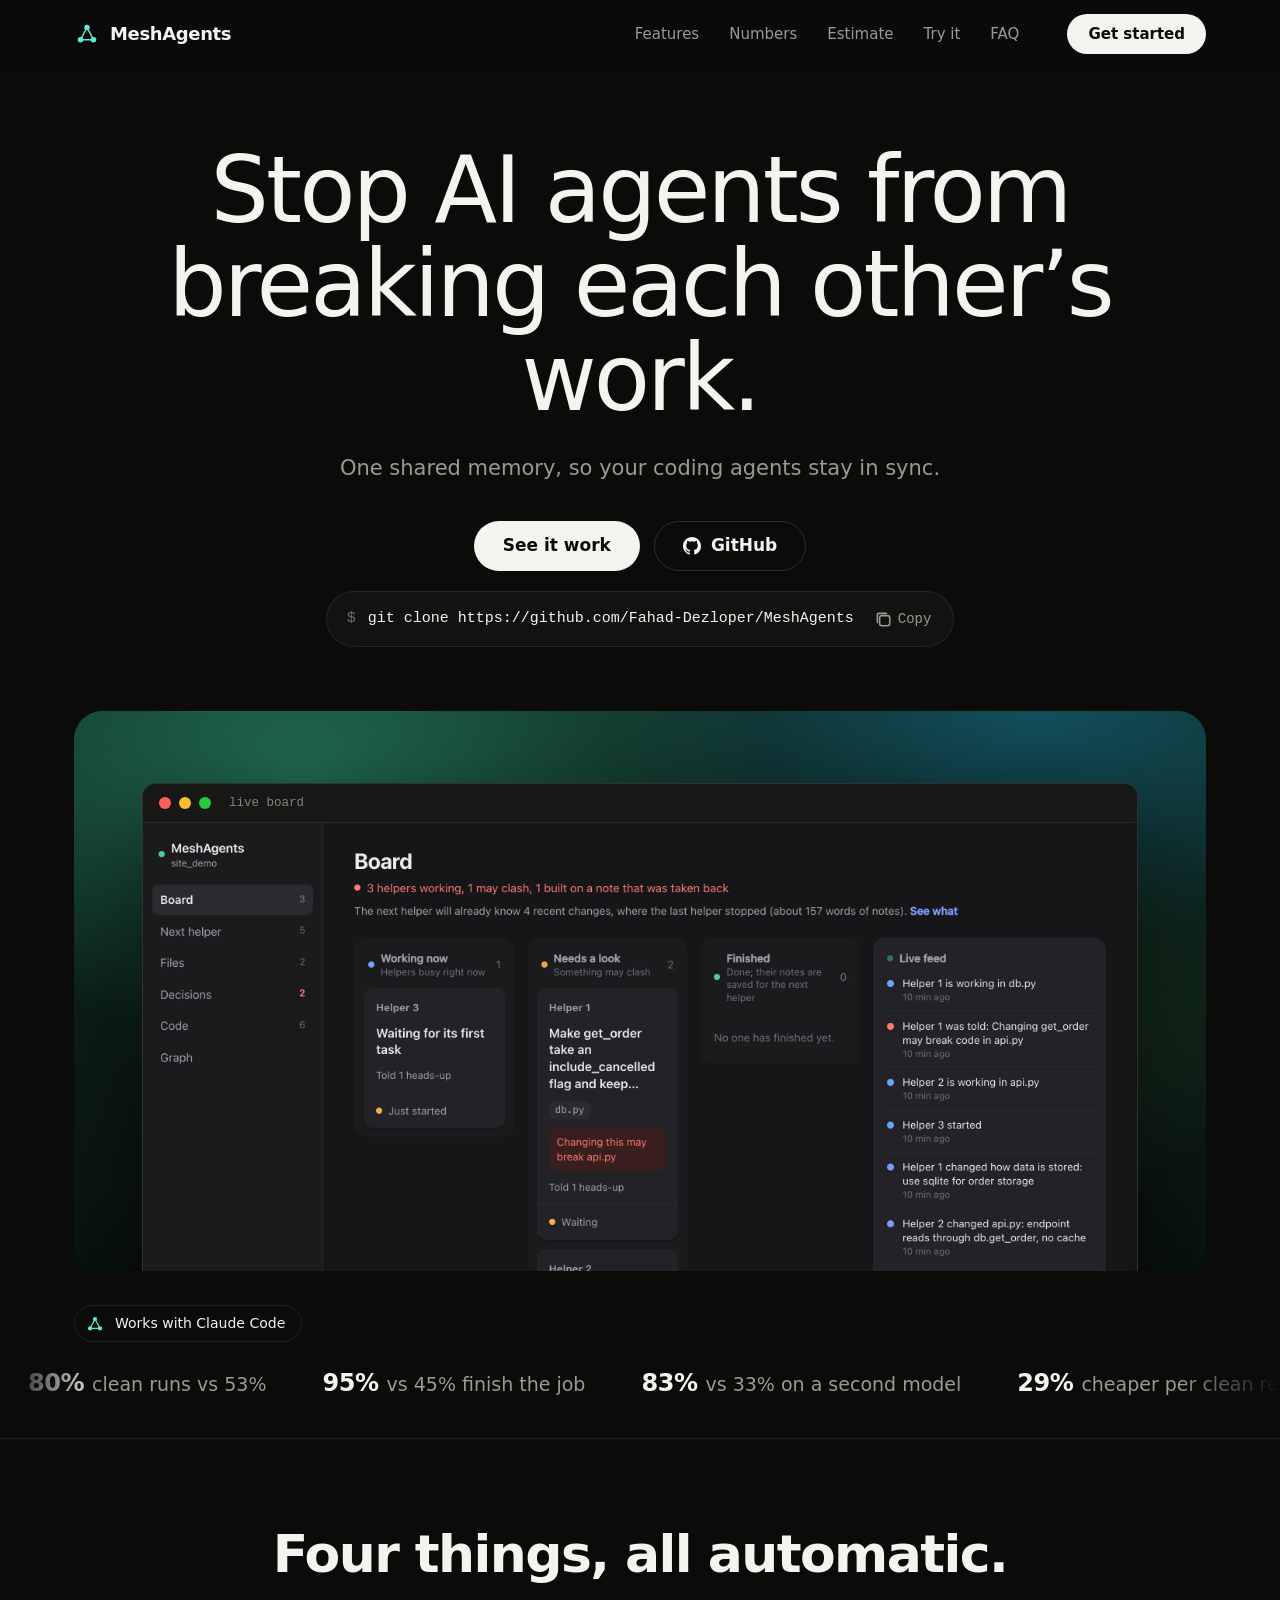
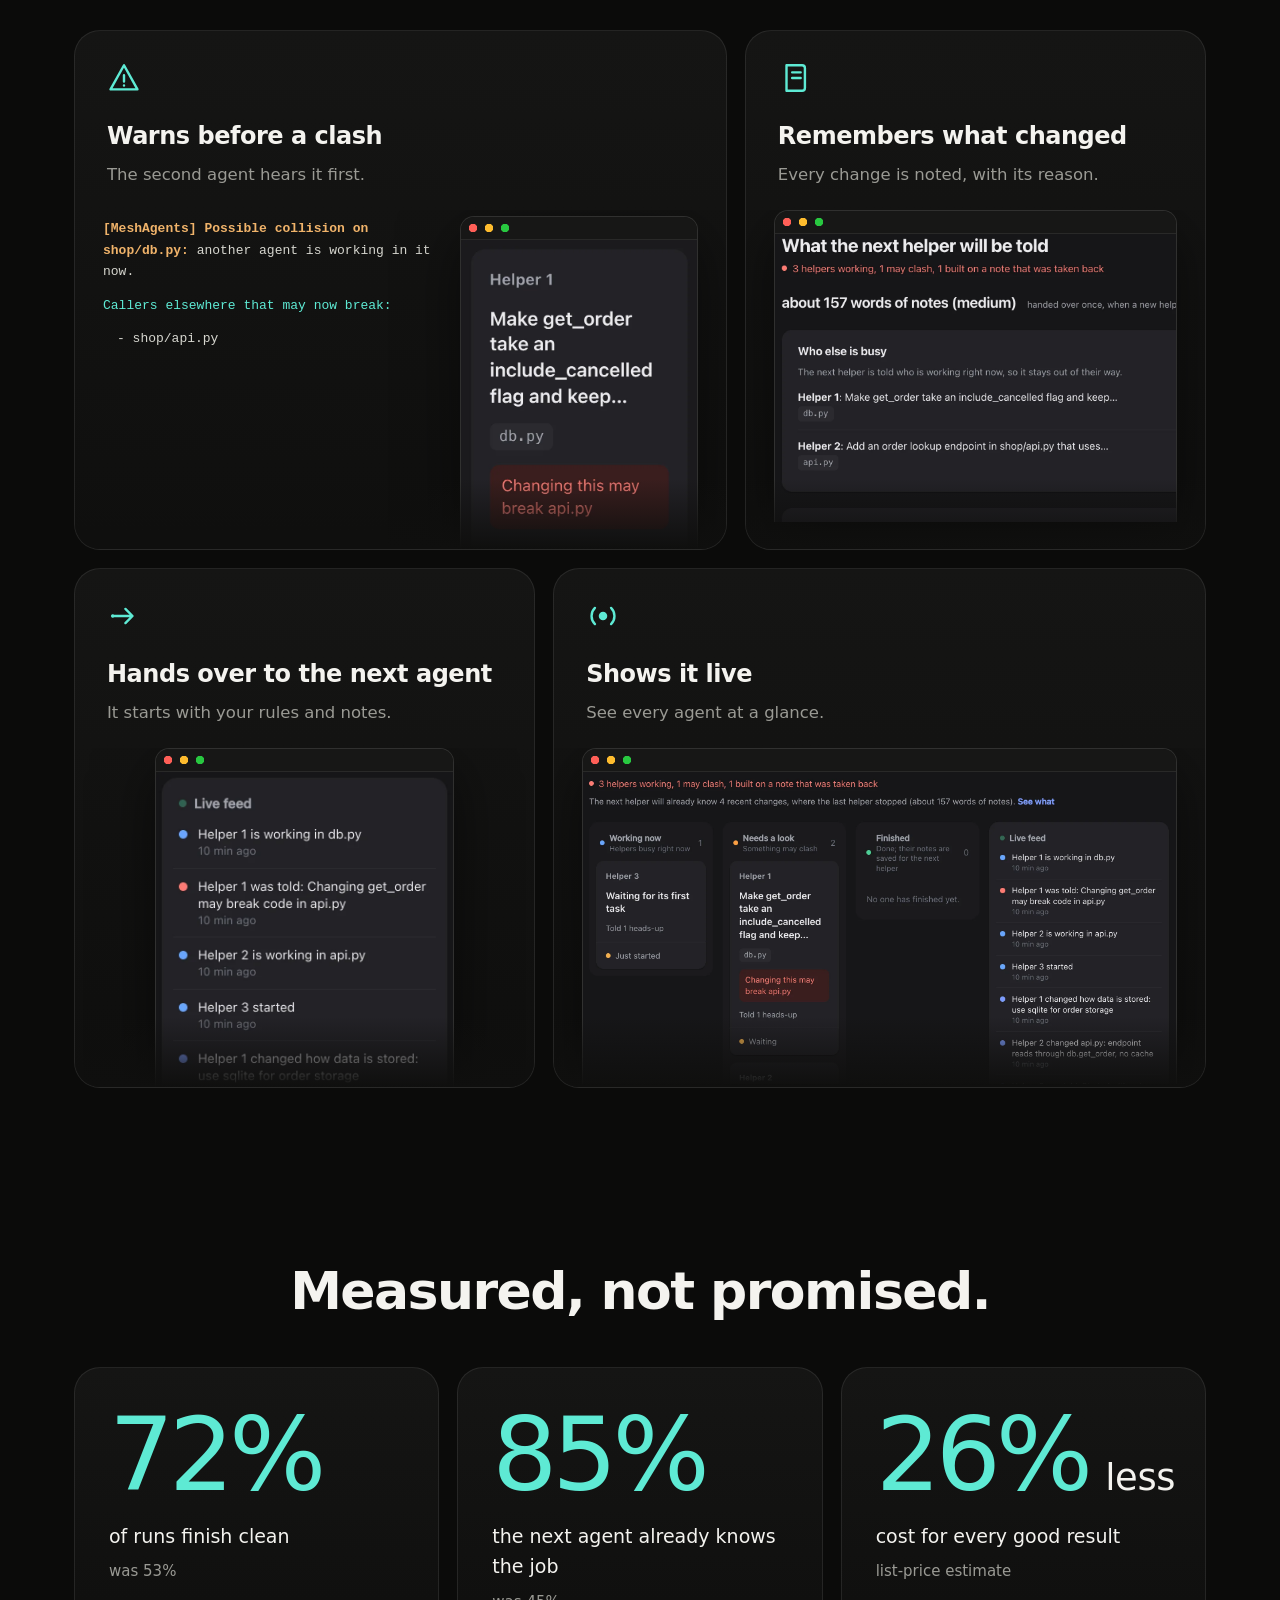
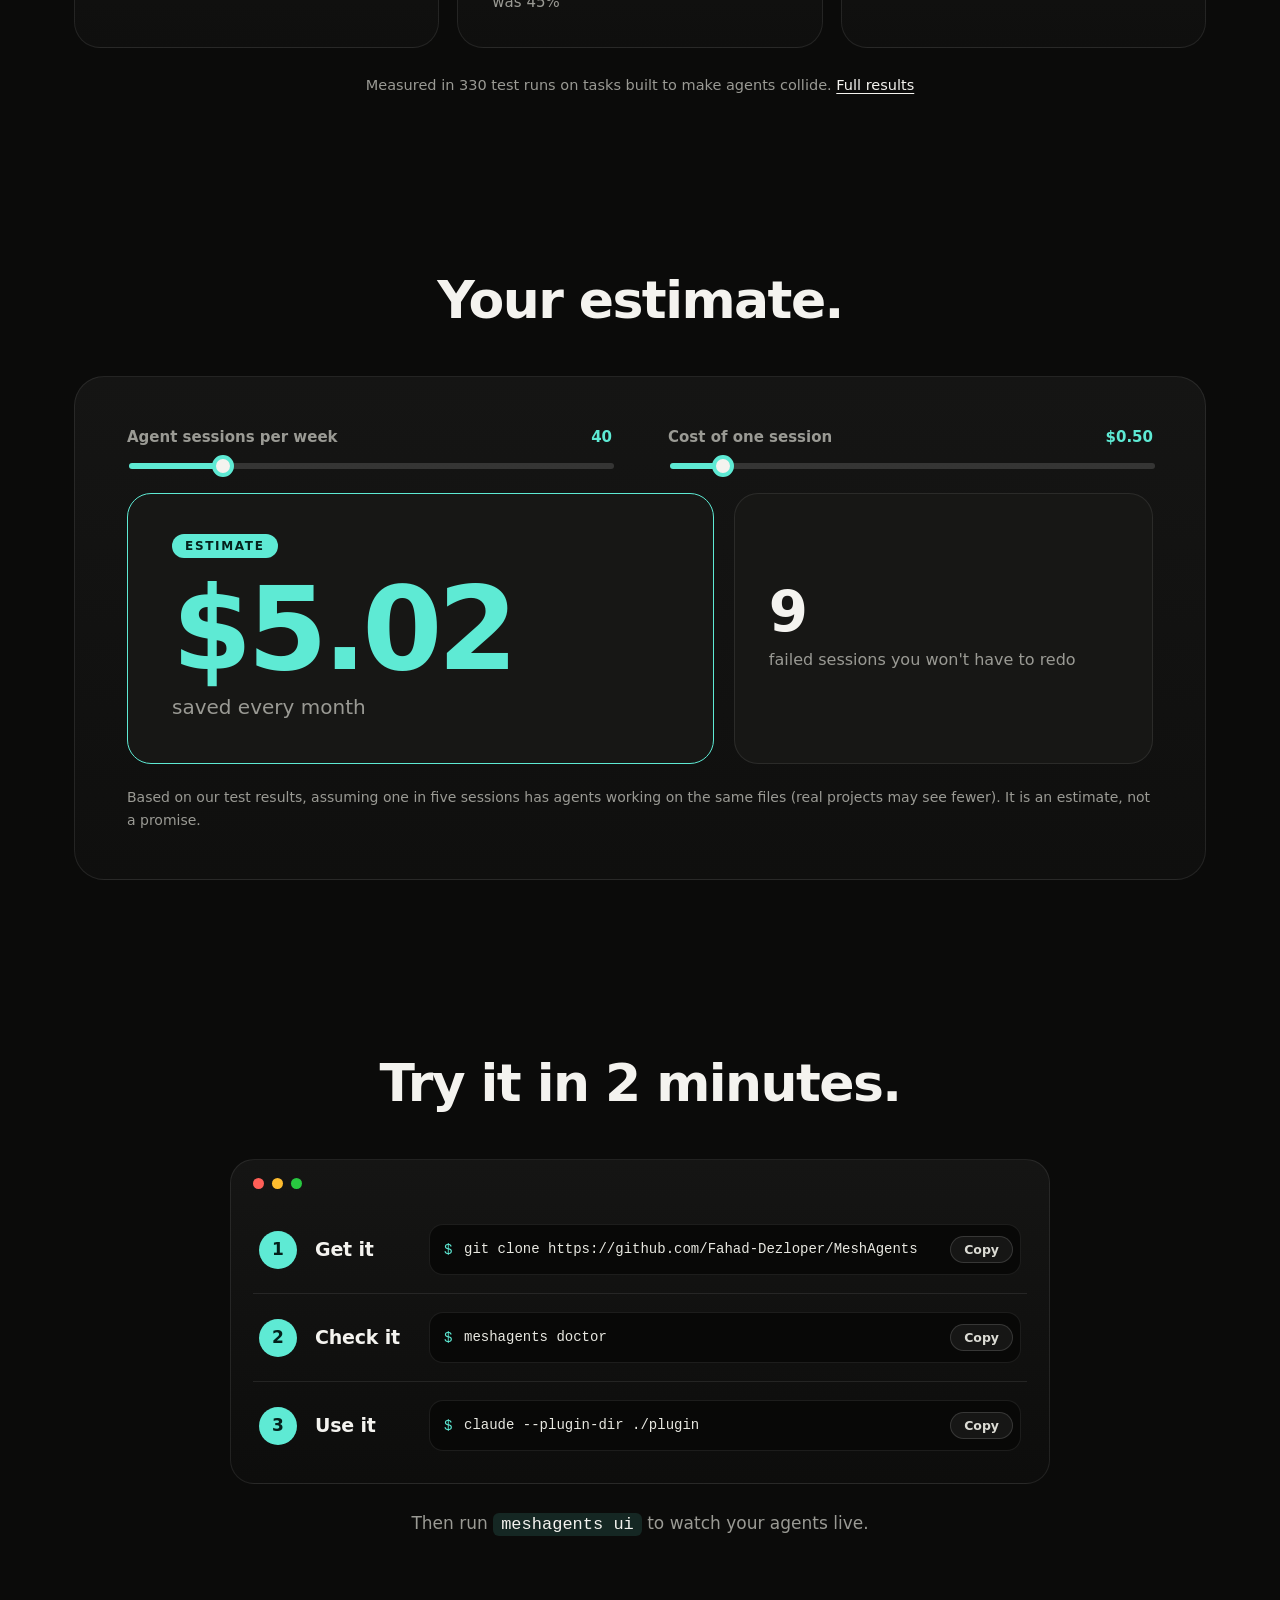
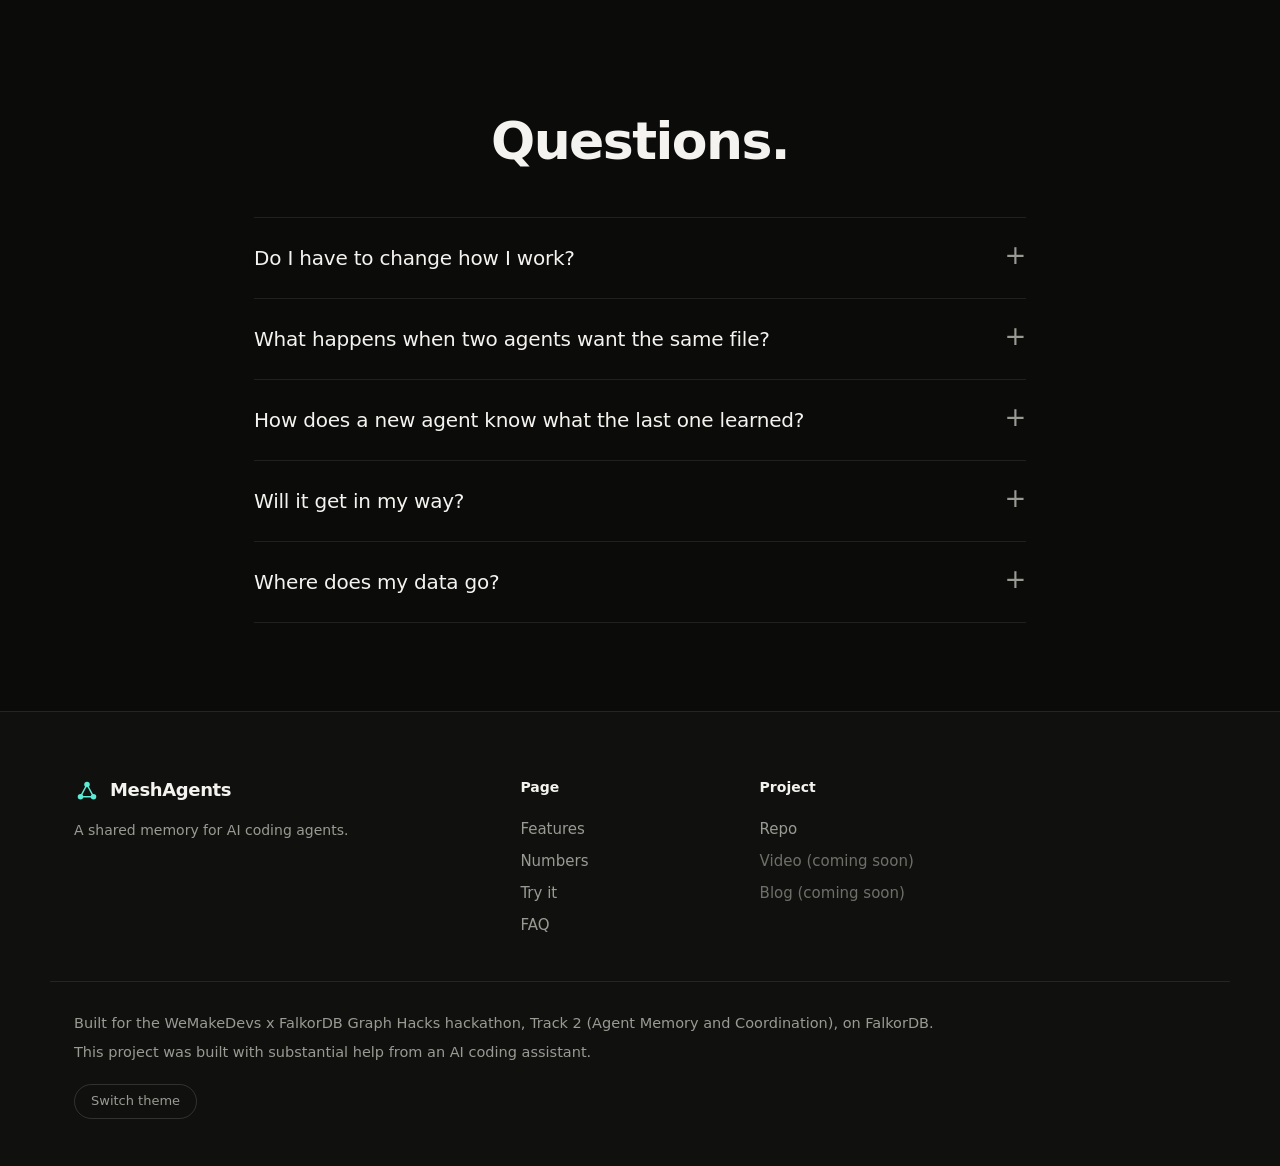
<file: site/index.html>
<!doctype html>
<html lang="en" data-theme="dark">
<head>
<meta charset="utf-8">
<meta name="viewport" content="width=device-width, initial-scale=1">
<title>A shared memory for AI coding agents</title>
<meta name="description" content="A shared notebook for AI coding agents working on the same project. They warn each other before clashing, remember what changed and why, and hand notes to the next session.">
<meta name="color-scheme" content="dark light">
<link rel="icon" href="data:image/svg+xml,%3Csvg xmlns='http://www.w3.org/2000/svg' viewBox='0 0 32 32'%3E%3Crect width='32' height='32' rx='8' fill='%230b0b0a'/%3E%3Cpath d='M9 22 16 9l7 13M9 22h14' fill='none' stroke='%235eead4' stroke-width='2'/%3E%3Ccircle cx='9' cy='22' r='3' fill='%235eead4'/%3E%3Ccircle cx='16' cy='9' r='3' fill='%235eead4'/%3E%3Ccircle cx='23' cy='22' r='3' fill='%235eead4'/%3E%3C/svg%3E">
<link rel="stylesheet" href="style.css">
<script>try{var t=localStorage.getItem("theme");if(t)document.documentElement.setAttribute("data-theme",t)}catch(e){}</script>
</head>
<body>
<a class="skip" href="#main">Skip to content</a>
<svg width="0" height="0" style="position:absolute" aria-hidden="true">
  <symbol id="mark" viewBox="0 0 32 32">
    <path d="M8 23 16 8l8 15M8 23h16" fill="none" stroke="currentColor" stroke-width="1.8" stroke-linejoin="round"/>
    <circle cx="8" cy="23" r="3.4" fill="currentColor"/><circle cx="16" cy="8" r="3.4" fill="currentColor"/><circle cx="24" cy="23" r="3.4" fill="currentColor"/>
  </symbol>
  <symbol id="gh" viewBox="0 0 16 16"><path fill="currentColor" d="M8 0C3.58 0 0 3.58 0 8c0 3.54 2.29 6.53 5.47 7.59.4.07.55-.17.55-.38 0-.19-.01-.82-.01-1.49-2.01.37-2.53-.49-2.69-.94-.09-.23-.48-.94-.82-1.13-.28-.15-.68-.52-.01-.53.63-.01 1.08.58 1.23.82.72 1.21 1.87.87 2.33.66.07-.52.28-.87.51-1.07-1.78-.2-3.64-.89-3.64-3.95 0-.87.31-1.59.82-2.15-.08-.2-.36-1.02.08-2.12 0 0 .67-.21 2.2.82a7.6 7.6 0 0 1 4 0c1.53-1.04 2.2-.82 2.2-.82.44 1.1.16 1.92.08 2.12.51.56.82 1.27.82 2.15 0 3.07-1.87 3.75-3.65 3.95.29.25.54.73.54 1.48 0 1.07-.01 1.93-.01 2.2 0 .21.15.46.55.38A8.01 8.01 0 0 0 16 8c0-4.42-3.58-8-8-8Z"/></symbol>
  <symbol id="cp" viewBox="0 0 16 16"><rect x="5" y="5" width="9" height="9" rx="2" fill="none" stroke="currentColor" stroke-width="1.4"/><path d="M3 11V4a1 1 0 0 1 1-1h7" fill="none" stroke="currentColor" stroke-width="1.4" stroke-linecap="round"/></symbol>
  <symbol id="i-warn" viewBox="0 0 24 24"><path d="M12 3 2.5 20h19L12 3Z M12 10v4.5 M12 17.2v.1" fill="none" stroke="currentColor" stroke-width="1.7" stroke-linecap="round" stroke-linejoin="round"/></symbol>
  <symbol id="i-mem" viewBox="0 0 24 24"><path d="M6 3h11a2 2 0 0 1 2 2v14a2 2 0 0 1-2 2H6V3Z M6 3v18 M10 8h6 M10 12h6" fill="none" stroke="currentColor" stroke-width="1.7" stroke-linecap="round" stroke-linejoin="round"/></symbol>
  <symbol id="i-hand" viewBox="0 0 24 24"><path d="M4 12h13 M13 7l5 5-5 5" fill="none" stroke="currentColor" stroke-width="1.7" stroke-linecap="round" stroke-linejoin="round"/><circle cx="4" cy="12" r="1.2" fill="currentColor"/></symbol>
  <symbol id="i-live" viewBox="0 0 24 24"><circle cx="12" cy="12" r="3" fill="currentColor"/><path d="M6.3 6.3a8 8 0 0 0 0 11.4 M17.7 6.3a8 8 0 0 1 0 11.4" fill="none" stroke="currentColor" stroke-width="1.7" stroke-linecap="round"/></symbol>
</svg>

<header class="nav">
  <div class="wrap nav-in">
    <a class="brand" href="#top" aria-label="Home"><svg class="logo" aria-hidden="true"><use href="#mark"/></svg><span data-name></span></a>
    <nav aria-label="Main">
      <a href="#features">Features</a><a href="#numbers">Numbers</a><a href="#estimate">Estimate</a><a href="#try">Try it</a><a href="#faq">FAQ</a>
    </nav>
    <a class="pill white sm" href="#try">Get started</a>
  </div>
</header>

<main id="main">
<section class="hero" id="top">
  <div class="wrap center">
    <h1>Stop AI agents from<br>breaking each other’s work.</h1>
    <p class="hero-sub">One shared memory, so your coding agents stay in sync.</p>
    <div class="cta">
      <a class="pill white" href="#features">See it work</a>
      <a class="pill line" data-repo href="#"><svg class="ic" aria-hidden="true"><use href="#gh"/></svg>GitHub</a>
      <a class="pill line" data-video href="#" hidden>Watch the 1-minute demo</a>
    </div>
    <div class="cmd-pill" id="hero-cmd"><span class="pr">$</span><code></code><button type="button" class="cp-btn" aria-label="Copy command"><svg class="ic" aria-hidden="true"><use href="#cp"/></svg><span>Copy</span></button></div>
  </div>
  <div class="wrap stage-wrap">
    <div class="stage">
      <div class="win hero-win">
        <div class="win-bar"><i class="r"></i><i class="y"></i><i class="g"></i><span>live board</span></div>
        <img src="assets/hero.webp" alt="The live board: three agents, a warning badge, and the live feed" width="2560" height="1600">
      </div>
    </div>
  </div>
</section>

<section class="marq-sec" aria-label="Proof numbers from our own tests">
  <div class="wrap marq-head"><span class="badge-cc"><svg class="logo" aria-hidden="true"><use href="#mark"/></svg>Works with Claude Code</span></div>
  <div class="marq" id="marq">
    <div class="marq-track">
      <ul class="marq-set">
        <li><b data-fact="collision.with_pct" data-fmt="num" data-suffix="%">80%</b> clean runs vs <span data-fact="collision.without_pct" data-fmt="num" data-suffix="%">53%</span></li>
        <li><b data-fact="memory.tool_pct" data-fmt="num" data-suffix="%">95%</b> vs <span data-fact="memory.none_pct" data-fmt="num" data-suffix="%">45%</span> finish the job</li>
        <li><b data-fact="second.with_pct" data-fmt="num" data-suffix="%">83%</b> vs <span data-fact="second.without_pct" data-fmt="num" data-suffix="%">33%</span> on a second model</li>
        <li><b data-fact="collision.cost_clean_drop_pct" data-fmt="num" data-suffix="%">29%</b> cheaper per clean result</li>
        <li><b data-fact="cochange.query_ms" data-fmt="num" data-dec="1">0.3</b> ms hint lookup</li>
        <li><b data-fact="tests.count" data-fmt="num">245</b> automatic tests</li>
        <li><b data-fact="cost.hook_errors" data-fmt="num">0</b> hook errors in the runs</li>
        <li><b data-fact="retract.ms" data-fmt="num">3</b> ms to trace a wrong note</li>
      </ul>
    </div>
  </div>
</section>

<section class="sec" id="features">
  <div class="wrap">
    <h2 class="h2c">Four things, all automatic.</h2>
    <div class="bento">
      <article class="bx b1 reveal">
        <div class="bx-t"><svg class="bi" aria-hidden="true"><use href="#i-warn"/></svg><h3>Warns before a clash</h3><p>The second agent hears it first.</p></div>
        <div class="bx-v split">
          <div class="mock"><p><b>[<span data-name></span>] Possible collision on shop/db.py:</b> another agent is working in it now.</p><p><em>Callers elsewhere that may now break:</em></p><p class="ind">- shop/api.py</p></div>
          <div class="shotframe"><img loading="lazy" src="assets/card.webp" alt="An agent card with a warning badge and Told 1 heads-up" width="594" height="1017"></div>
        </div>
      </article>
      <article class="bx b2 reveal d1">
        <div class="bx-t"><svg class="bi" aria-hidden="true"><use href="#i-mem"/></svg><h3>Remembers what changed</h3><p>Every change is noted, with its reason.</p></div>
        <div class="bx-v"><div class="shotframe"><img loading="lazy" src="assets/nextc.webp" alt="The next-agent view: who else is busy and what changed recently" width="1200" height="860"></div></div>
      </article>
      <article class="bx b3 reveal">
        <div class="bx-t"><svg class="bi" aria-hidden="true"><use href="#i-hand"/></svg><h3>Hands over to the next agent</h3><p>It starts with your rules and notes.</p></div>
        <div class="bx-v fade"><div class="shotframe narrowf"><img loading="lazy" src="assets/feed.webp" alt="The live feed with heads-up lines" width="624" height="1144"></div></div>
      </article>
      <article class="bx b4 reveal d1">
        <div class="bx-t"><svg class="bi" aria-hidden="true"><use href="#i-live"/></svg><h3>Shows it live</h3><p>See every agent at a glance.</p></div>
        <div class="bx-v"><div class="shotframe"><img loading="lazy" src="assets/boardc.webp" alt="The board with working, needs-a-look and finished columns and the live feed" width="1980" height="1040"></div></div>
      </article>
    </div>
  </div>
</section>

<section class="sec" id="numbers">
  <div class="wrap">
    <h2 class="h2c">Measured, not promised.</h2>
    <div class="nums">
      <div class="ncard reveal"><span class="nbig"><span data-fact="collision.with_pct" data-fmt="num" data-suffix="%" data-count>80%</span></span><p>of runs finish clean</p><small>was <span data-fact="collision.without_pct" data-fmt="num" data-suffix="%">53%</span></small></div>
      <div class="ncard reveal d1"><span class="nbig"><span data-fact="memory.tool_pct" data-fmt="num" data-suffix="%" data-count>95%</span></span><p>the next agent already knows the job</p><small>was <span data-fact="memory.none_pct" data-fmt="num" data-suffix="%">45%</span></small></div>
      <div class="ncard reveal d2"><span class="nbig"><span data-fact="collision.cost_clean_drop_pct" data-fmt="num" data-suffix="%" data-count>29%</span><span class="less"> less</span></span><p>cost for every good result</p><small>list-price estimate</small></div>
    </div>
    <p class="nline">Measured in <span data-fact="proof.total_runs" data-fmt="num">330</span> test runs on tasks built to make agents collide. <a data-results href="#">Full results</a></p>
  </div>
</section>

<section class="sec" id="estimate">
  <div class="wrap">
    <h2 class="h2c">Your estimate.</h2>
    <div class="calc reveal">
      <div class="calc-row">
        <label>Agent sessions per week <output id="o-sess"></output><input id="i-sess" type="range" min="5" max="200" step="5"></label>
        <label>Cost of one session <output id="o-cost"></output><input id="i-cost" type="range" min="0.05" max="5" step="0.05"></label>
      </div>
      <div class="calc-out" aria-live="polite">
        <div class="co-main"><span class="badge">ESTIMATE</span><b id="r-money" class="co-big">-</b><span class="co-lbl">saved every month</span></div>
        <div class="co-side"><div><b id="r-reruns">-</b><span>failed sessions you won't have to redo</span></div></div>
      </div>
      <p class="tiny">Based on our test results, assuming one in five sessions has agents working on the same files (real projects may see fewer). It is an estimate, not a promise.</p>
    </div>
  </div>
</section>

<section class="sec" id="try">
  <div class="wrap">
    <h2 class="h2c">Try it in 2 minutes.</h2>
    <div class="steps3" id="steps"></div>
    <p class="after" id="after"></p>
  </div>
</section>

<section class="sec" id="faq">
  <div class="wrap narrow">
    <h2 class="h2c">Questions.</h2>
    <div class="faq">
      <details><summary>Do I have to change how I work?</summary><p>No. Start Claude Code with the plugin and carry on; it runs by itself.</p></details>
      <details><summary>What happens when two agents want the same file?</summary><p>The second one is told what the first one changed, before it edits.</p></details>
      <details><summary>How does a new agent know what the last one learned?</summary><p>It starts with a short note: your rules and what changed. You can see it on the board.</p></details>
      <details><summary>Will it get in my way?</summary><p>No. About a tenth of a second per step, and it steps aside if anything fails.</p></details>
      <details><summary>Where does my data go?</summary><p>Nowhere. Notes live in a FalkorDB graph on your own machine.</p></details>
    </div>
  </div>
</section>
</main>

<footer class="foot-main">
  <div class="wrap foot-cols">
    <div class="fc-brand">
      <a class="brand" href="#top"><svg class="logo" aria-hidden="true"><use href="#mark"/></svg><span data-name></span></a>
      <p class="tiny" data-tagline></p>
    </div>
    <div><h4>Page</h4><a href="#features">Features</a><a href="#numbers">Numbers</a><a href="#try">Try it</a><a href="#faq">FAQ</a></div>
    <div><h4>Project</h4><a data-repo href="#">Repo</a><a data-link="video" href="#">Video</a><a data-link="blog" href="#">Blog</a></div>
  </div>
  <div class="wrap foot-note">
    <p>Built for the WeMakeDevs x FalkorDB Graph Hacks hackathon, Track 2 (Agent Memory and Coordination), on FalkorDB.</p>
    <p>This project was built with substantial help from an AI coding assistant.</p>
    <button class="theme-btn" id="theme" type="button">Switch theme</button>
  </div>
</footer>

<script src="config.js"></script>
<script src="facts.js"></script>
<script src="app.js"></script>
</body>
</html>
</file>
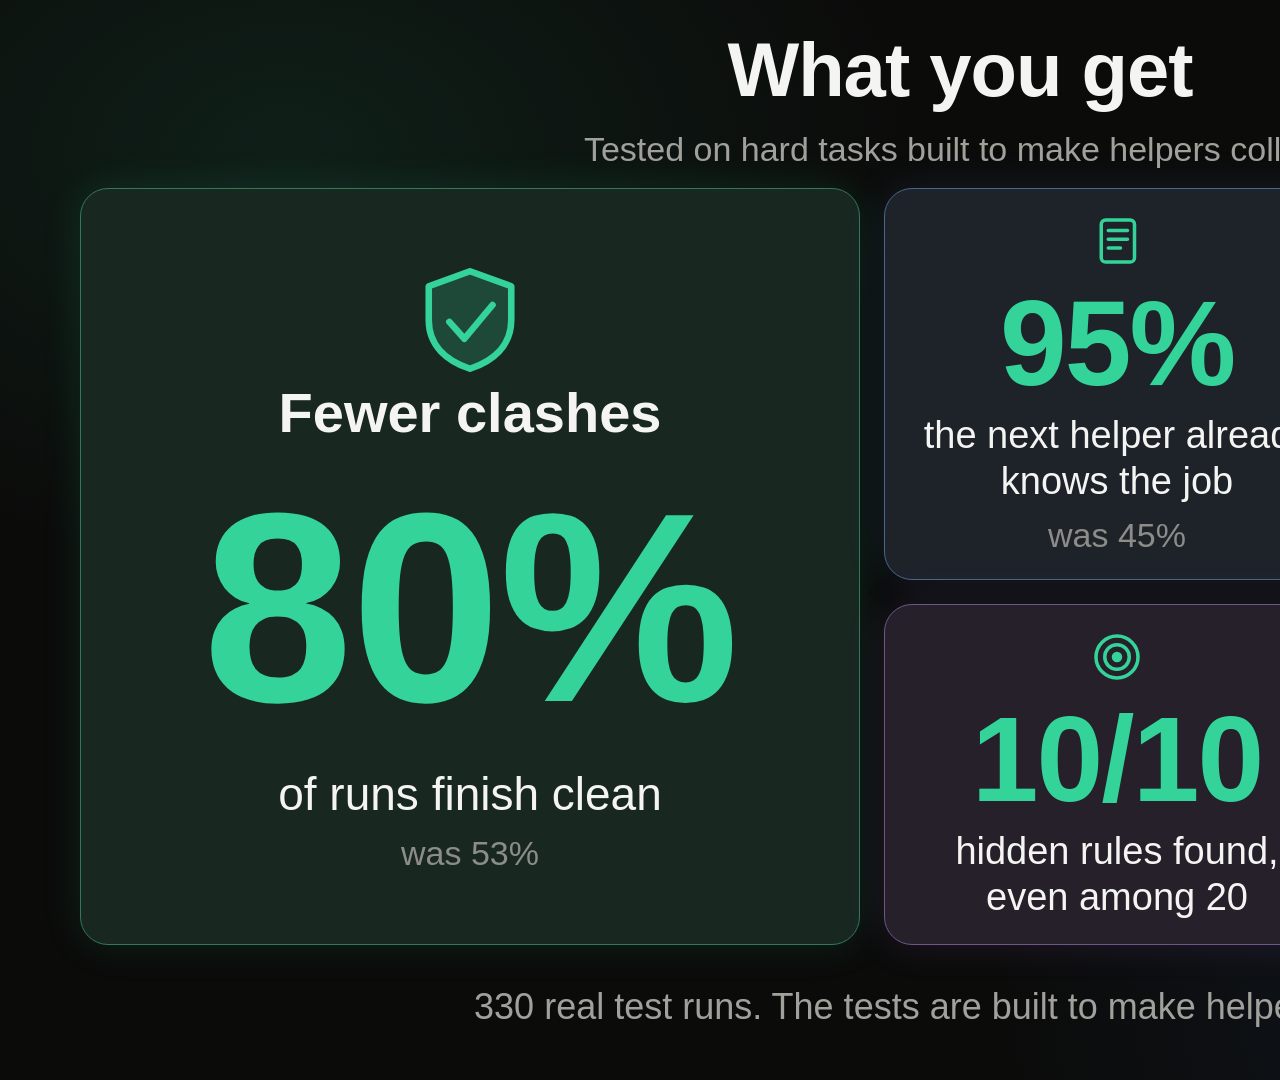
<file: video/stats-bento.html>
<!doctype html>
<html lang="en"><head><meta charset="utf-8"><title>MeshAgents results</title>
<style>
:root{--bg:#0b0b0a;--white:#f4f4f2;--muted:#a1a19c;--grey:#8c8c88;--green:#34d399;--blue:#6ea8ff;--purple:#c084fc;--orange:#f59e0b;--lime:#4ade80}
*{box-sizing:border-box;margin:0}
html,body{width:1920px;height:1080px;overflow:hidden}
body{background:radial-gradient(900px 600px at 15% 14%,rgba(52,211,153,.10),transparent 70%),radial-gradient(1000px 700px at 88% 92%,rgba(59,130,246,.11),transparent 70%),var(--bg);
 color:var(--white);font-family:-apple-system,"SF Pro Display","Helvetica Neue",Arial,sans-serif;position:relative}
h1{position:absolute;top:26px;width:100%;text-align:center;font-size:76px;font-weight:800;letter-spacing:-1px}
.sub{position:absolute;top:130px;width:100%;text-align:center;font-size:34px;color:var(--muted)}
.grid{position:absolute;left:80px;top:188px;width:1760px;height:730px;display:grid;gap:24px;
 grid-template-columns:780px 1fr 1fr;grid-template-rows:1fr 1fr}
.box{border-radius:28px;padding:24px 20px;text-align:center;display:flex;flex-direction:column;align-items:center;justify-content:center;
 background:color-mix(in srgb,#161615 91%,var(--t) 9%);border:1.5px solid color-mix(in srgb,#2e2e2c 55%,var(--t) 45%);
 box-shadow:0 0 40px color-mix(in srgb,transparent 88%,var(--t) 12%)}
.big{grid-row:1/3;--t:var(--green)}
.b1{--t:var(--blue)}.b2{--t:var(--lime)}.b3{--t:var(--purple)}.b4{--t:var(--orange)}
.num{font-weight:900;color:var(--green);line-height:1;letter-spacing:-2px}
.big .num{font-size:270px;margin:28px 0 24px}
.big h2{font-size:56px;font-weight:600}
.big .lab{font-size:46px}
.small .num{font-size:120px;margin:14px 0 10px}
.num small{font-size:48px;font-weight:800;letter-spacing:0;margin-left:14px}
.lab{font-size:38px;line-height:1.2}
.was{font-size:34px;color:var(--grey);margin-top:12px}
svg{width:56px;height:56px;stroke:var(--green);fill:none;stroke-width:4;stroke-linecap:round;stroke-linejoin:round}
.big svg{width:120px;height:120px;stroke-width:3.5}
footer{position:absolute;bottom:52px;width:100%;text-align:center;font-size:36px;color:var(--muted)}
</style></head><body>
<h1>What you get</h1>
<div class="sub">Tested on hard tasks built to make helpers collide.</div>
<div class="grid">
 <div class="box big">
  <svg viewBox="0 0 64 64"><path d="M32 6 54 14v18c0 14-10 22-22 26C20 54 10 46 10 32V14z" fill="rgba(52,211,153,.2)"/><path d="m21 33 8 9 15-18"/></svg>
  <h2>Fewer clashes</h2>
  <div class="num">80%</div>
  <div class="lab">of runs finish clean</div>
  <div class="was">was 53%</div>
 </div>
 <div class="box small b1">
  <svg viewBox="0 0 64 64"><rect x="14" y="8" width="38" height="48" rx="5"/><path d="M22 20h22M22 30h22M22 40h14"/></svg>
  <div class="num">95%</div>
  <div class="lab">the next helper already<br>knows the job</div><div class="was">was 45%</div>
 </div>
 <div class="box small b2">
  <svg viewBox="0 0 64 64"><circle cx="32" cy="32" r="24"/><path d="M38 22c-3-3-12-3-12 3 0 7 12 3 12 10 0 6-9 6-13 2M32 16v32"/></svg>
  <div class="num">29%<small>less</small></div>
  <div class="lab">cost for every<br>good result</div>
 </div>
 <div class="box small b3">
  <svg viewBox="0 0 64 64"><circle cx="32" cy="32" r="24"/><circle cx="32" cy="32" r="14"/><circle cx="32" cy="32" r="4" fill="#34d399"/></svg>
  <div class="num">10/10</div>
  <div class="lab">hidden rules found,<br>even among 20</div>
 </div>
 <div class="box small b4">
  <svg viewBox="0 0 64 64"><circle cx="16" cy="40" r="9"/><circle cx="48" cy="24" r="9"/><path d="m24 36 16-8"/></svg>
  <div class="num">2<small>models</small></div>
  <div class="lab">works on both AI<br>models we tested</div>
 </div>
</div>
<footer>330 real test runs. The tests are built to make helpers collide.</footer>
</body></html>
</file>
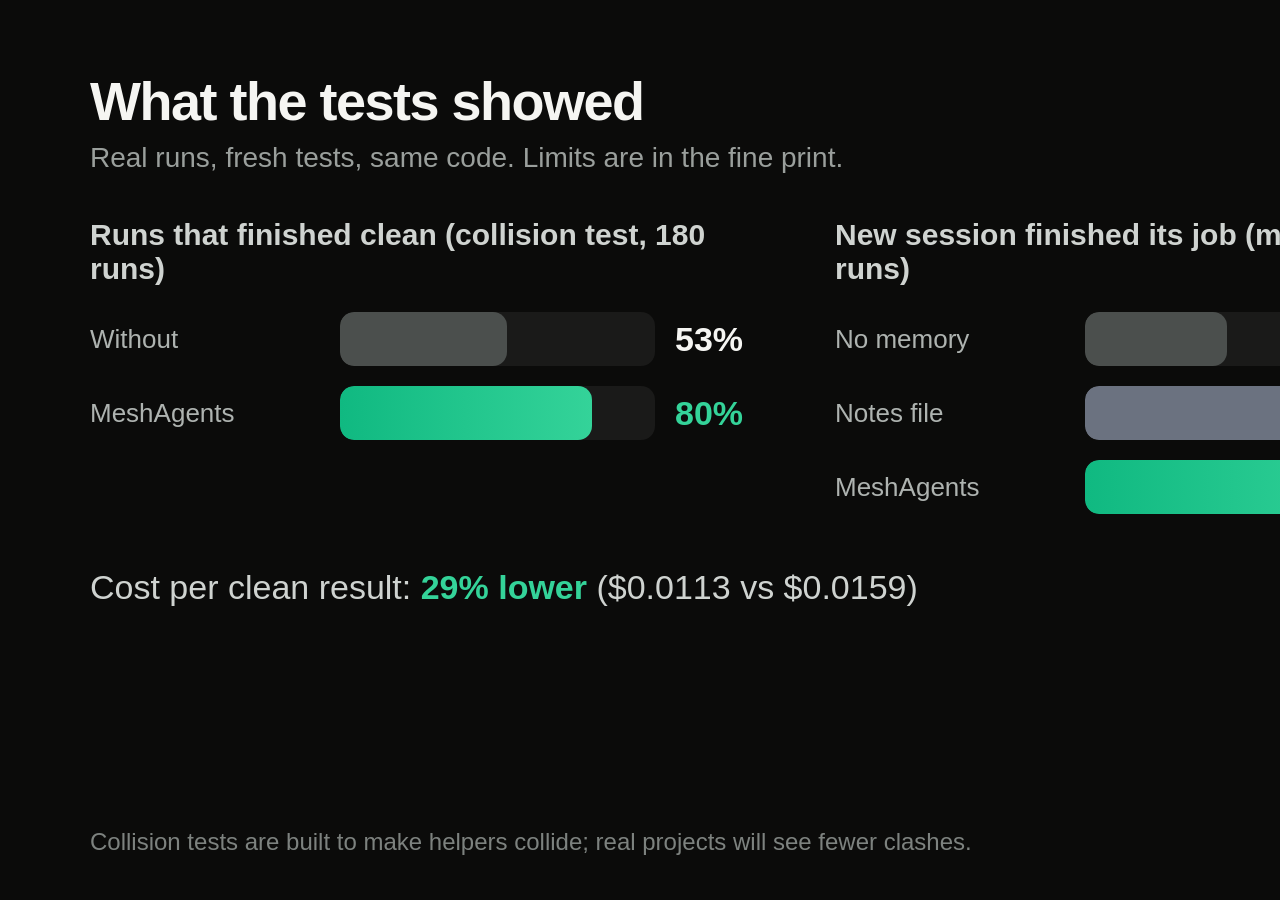
<file: docs/blog-images/chart.html>
<!doctype html><meta charset="utf-8"><style>
*{box-sizing:border-box;margin:0}body{width:1600px;height:900px;background:#0b0b0a;color:#f5f5f2;font-family:-apple-system,"SF Pro Display",Inter,"Helvetica Neue",Arial,sans-serif;padding:70px 90px}
h2{font-size:54px;font-weight:600;letter-spacing:-1.5px;margin-bottom:10px}p.s{font-size:28px;color:#9a9f9c;margin-bottom:44px}
.cols{display:flex;gap:70px}.col{flex:1}.t{font-size:30px;color:#cfd3d0;margin-bottom:26px;font-weight:600}
.bar{display:flex;align-items:center;gap:20px;margin-bottom:20px}.lab{width:230px;font-size:26px;color:#aeb3b0}
.track{flex:1;height:54px;background:#1a1a19;border-radius:14px;overflow:hidden}.fill{height:100%;border-radius:14px}
.v{width:90px;font-size:34px;font-weight:700}
.g{background:linear-gradient(90deg,#10b981,#34d399)}.w{background:#4b4f4d}.m{background:#6b7280}
.foot{position:absolute;bottom:44px;left:90px;font-size:24px;color:#7d827f}
</style><h2>What the tests showed</h2><p class="s">Real runs, fresh tests, same code. Limits are in the fine print.</p>
<div class="cols">
<div class="col"><div class="t">Runs that finished clean (collision test, 180 runs)</div>
<div class="bar"><div class="lab">Without</div><div class="track"><div class="fill w" style="width:53%"></div></div><div class="v">53%</div></div>
<div class="bar"><div class="lab">MeshAgents</div><div class="track"><div class="fill g" style="width:80%"></div></div><div class="v" style="color:#34d399">80%</div></div></div>
<div class="col"><div class="t">New session finished its job (memory test, 150 runs)</div>
<div class="bar"><div class="lab">No memory</div><div class="track"><div class="fill w" style="width:45%"></div></div><div class="v">45%</div></div>
<div class="bar"><div class="lab">Notes file</div><div class="track"><div class="fill m" style="width:92%"></div></div><div class="v">92%</div></div>
<div class="bar"><div class="lab">MeshAgents</div><div class="track"><div class="fill g" style="width:95%"></div></div><div class="v" style="color:#34d399">95%</div></div></div></div>
<div style="margin-top:34px;font-size:34px;color:#cfd3d0">Cost per clean result: <b style="color:#34d399">29% lower</b> ($0.0113 vs $0.0159)</div>
<div class="foot">Collision tests are built to make helpers collide; real projects will see fewer clashes.</div>
</file>
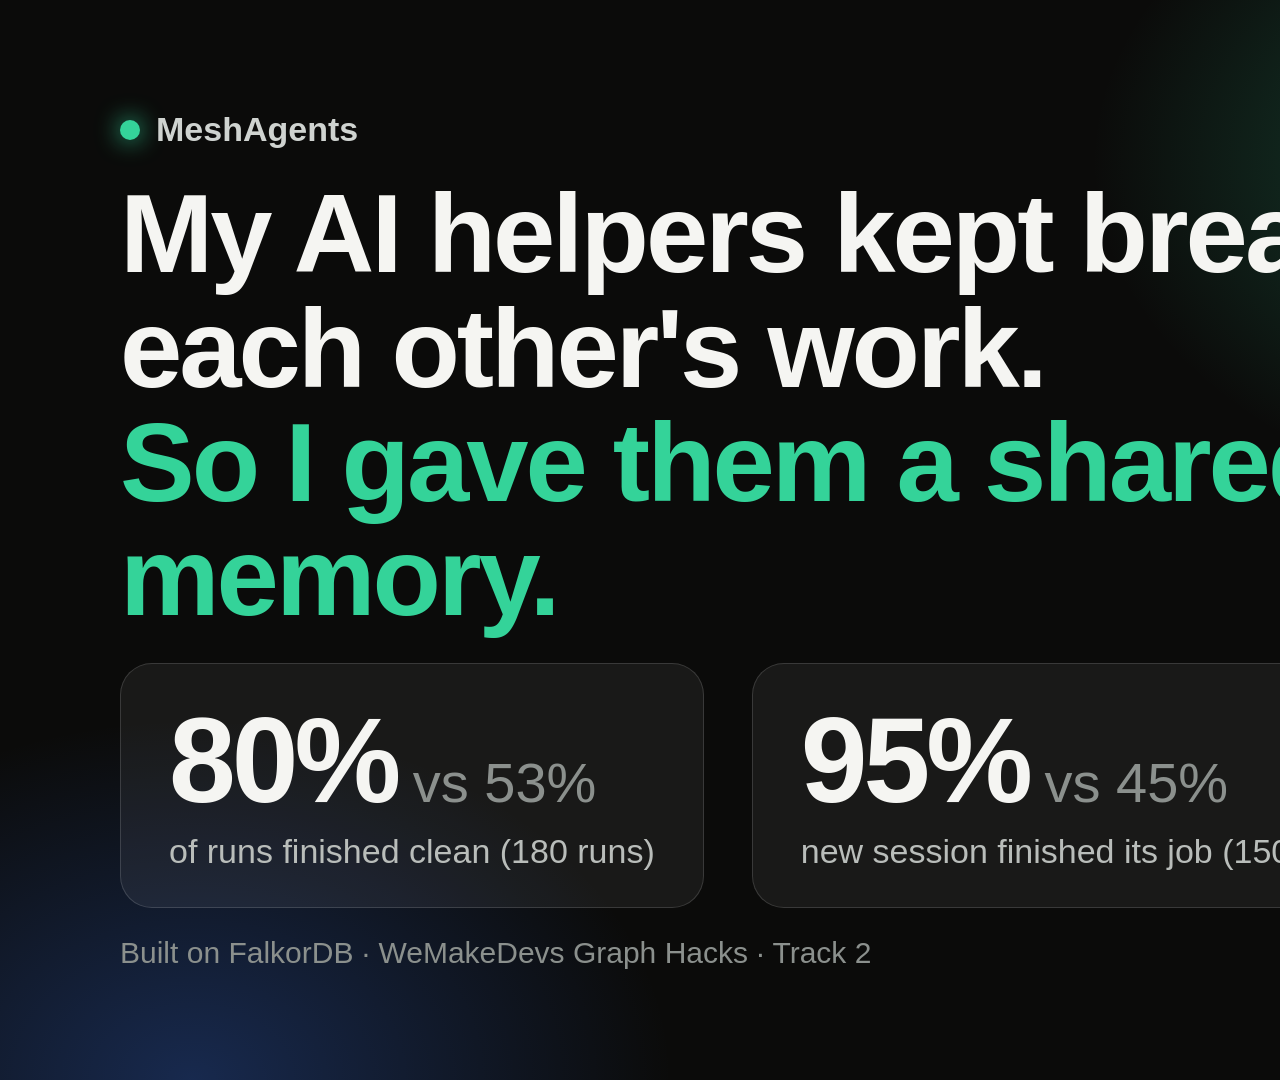
<file: docs/blog-images/cover.html>
<!doctype html><meta charset="utf-8"><style>
*{box-sizing:border-box;margin:0}body{width:1920px;height:1080px;background:#0b0b0a;color:#f5f5f2;font-family:-apple-system,"SF Pro Display",Inter,"Helvetica Neue",Arial,sans-serif;position:relative;overflow:hidden}
.glow{position:absolute;inset:0;background:radial-gradient(900px 600px at 85% 15%,rgba(52,211,153,.35),transparent 60%),radial-gradient(800px 600px at 10% 100%,rgba(56,120,255,.28),transparent 60%)}
.wrap{position:relative;padding:110px 120px;height:100%;display:flex;flex-direction:column;justify-content:space-between}
.brand{display:flex;gap:16px;align-items:center;font-size:34px;font-weight:600;color:#cfd3d0}
.dot{width:20px;height:20px;border-radius:50%;background:#34d399;box-shadow:0 0 24px #34d399}
h1{font-size:112px;line-height:1.02;font-weight:600;letter-spacing:-3px;max-width:1500px}
h1 span{color:#34d399}
.sub{font-size:44px;color:#a9aeab;margin-top:28px}
.row{display:flex;gap:48px}
.card{background:rgba(255,255,255,.06);border:1px solid rgba(255,255,255,.14);border-radius:32px;padding:36px 48px;min-width:560px}
.n{font-size:120px;font-weight:700;letter-spacing:-4px;line-height:1}
.n small{font-size:56px;color:#8b908d;font-weight:500;letter-spacing:0}
.l{font-size:34px;color:#b9bdba;margin-top:12px}
.foot{font-size:30px;color:#8b908d}
</style><div class="glow"></div><div class="wrap">
<div class="brand"><div class="dot"></div>MeshAgents</div>
<div><h1>My AI helpers kept breaking each other's work.<br><span>So I gave them a shared memory.</span></h1></div>
<div class="row">
<div class="card"><div class="n">80%<small> vs 53%</small></div><div class="l">of runs finished clean (180 runs)</div></div>
<div class="card"><div class="n">95%<small> vs 45%</small></div><div class="l">new session finished its job (150 runs)</div></div>
</div>
<div class="foot">Built on FalkorDB · WeMakeDevs Graph Hacks · Track 2</div></div>
</file>
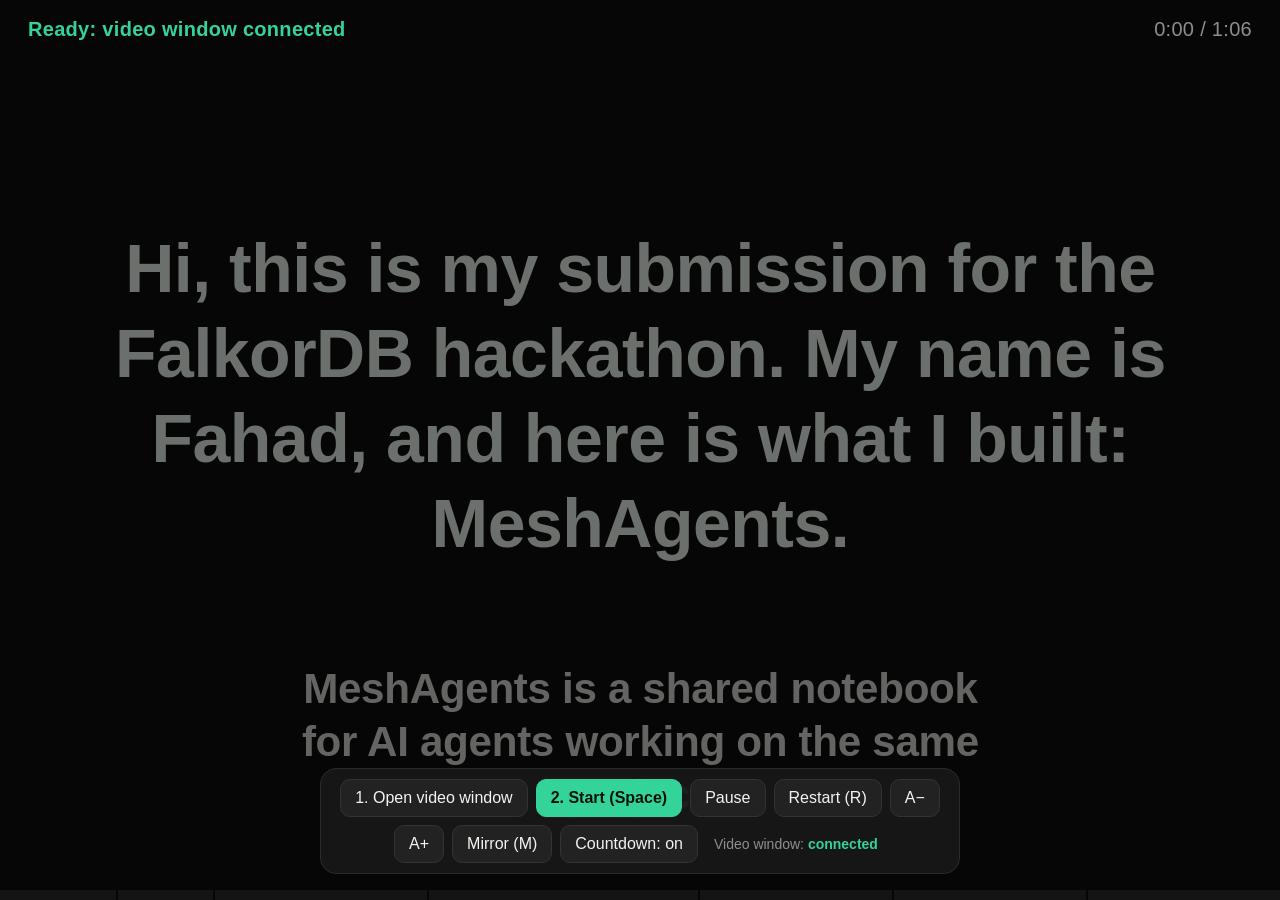
<file: video/teleprompter/teleprompter.html>
<!doctype html>
<html lang="en"><head><meta charset="utf-8"><title>MeshAgents demo: teleprompter</title>
<meta name="viewport" content="width=device-width,initial-scale=1">
<style>
:root{--fs:68px}
*{box-sizing:border-box}
html,body{margin:0;height:100%;background:#060606;color:#f3f3ef;font-family:-apple-system,"SF Pro Display",Inter,"Helvetica Neue",Arial,sans-serif;overflow:hidden}
#stage{position:fixed;inset:0;overflow:hidden}
body.mirror #stage{transform:scaleX(-1)}
#top{position:fixed;top:0;left:0;right:0;display:flex;justify-content:space-between;align-items:center;padding:18px 28px;font-size:20px;color:#8b908d;letter-spacing:.3px}
body.mirror #top{transform:scaleX(-1)}
#label{color:#34d399;font-weight:600}
#lines{position:absolute;left:50%;top:0;width:min(86vw,1400px);margin-left:calc(min(86vw,1400px) / -2);text-align:center;transition:transform .8s cubic-bezier(.22,.61,.36,1);will-change:transform}
.line{margin:0 0 .7em;line-height:1.25;font-weight:600;letter-spacing:-.5px;font-size:var(--fs);opacity:.18;transform:scale(.62);transform-origin:center;transition:opacity .8s ease,transform .8s cubic-bezier(.22,.61,.36,1)}
.line.prev{opacity:.12}
.line.cur{opacity:1;transform:scale(1)}
.line.next{opacity:.4}
.line .w{color:#6b706d;transition:color .12s}
.line.cur .w.done{color:#ffffff}
.line.cur .w.now{color:#34d399}
.line.prev .w,.line.next .w{color:inherit}
#bar{position:fixed;left:0;right:0;bottom:0;height:10px;background:#141414}
#fill{height:100%;width:0;background:#34d399}
#ticks{position:absolute;inset:0}
#ticks i{position:absolute;top:0;width:2px;height:100%;background:#060606}
#count{position:fixed;inset:0;display:none;align-items:center;justify-content:center;font-size:30vh;font-weight:700;color:#34d399;background:rgba(6,6,6,.92);z-index:5}
#count.show{display:flex}
#big{position:fixed;inset:0;display:none;align-items:center;justify-content:center;flex-direction:column;gap:18px;font-size:44px;font-weight:600;text-align:center;z-index:4;background:#060606;padding:0 8vw}
#big small{font-size:24px;color:#8b908d;font-weight:400;max-width:900px;line-height:1.4}
#big.show{display:flex}
#ctl{position:fixed;left:50%;bottom:26px;transform:translateX(-50%);display:flex;gap:8px;flex-wrap:wrap;justify-content:center;align-items:center;background:rgba(24,24,24,.92);border:1px solid #2a2a2a;border-radius:16px;padding:10px 12px;z-index:6;transition:opacity .4s}
body.idle #ctl{opacity:0}
body.idle{cursor:none}
body.notrans #lines,body.notrans .line{transition:none!important}
button{font:inherit;font-size:16px;color:#f3f3ef;background:#222;border:1px solid #333;border-radius:10px;padding:9px 14px;cursor:pointer}
button:hover{background:#2c2c2c}
button.go{background:#34d399;color:#04140d;border-color:#34d399;font-weight:700}
#status{font-size:14px;color:#8b908d;padding:0 8px}
#status b{color:#34d399;font-weight:600}
</style></head><body class="idle">
<div id="top"><div id="label">Ready</div><div id="clock">0:00 / 1:06</div></div>
<div id="stage"><div id="lines"></div></div>
<div id="bar"><div id="fill"></div><div id="ticks"></div></div>
<div id="count"></div>
<div id="big"></div>
<div id="ctl">
  <button id="openv">1. Open video window</button>
  <button id="start" class="go">2. Start (Space)</button>
  <button id="pause">Pause</button>
  <button id="restart">Restart (R)</button>
  <button id="smaller">A−</button><button id="larger">A+</button>
  <button id="mirror">Mirror (M)</button>
  <button id="cd">Countdown: on</button>
  <span id="status">Video window: <b>not open</b> (practice mode)</span>
</div>
<script>
/* ===== THE SCRIPT: edit the words here. t = second of the video where the line starts. ===== */
const SCRIPT = {
  duration: 66,
  lines: [
    {t: 0, label: "Intro", text: "Hi, this is my submission for the FalkorDB hackathon. My name is Fahad, and here is what I built: MeshAgents."},
    {t: 6, label: "What it is", text: "MeshAgents is a shared notebook for AI agents working on the same project."},
    {t: 11, label: "The problem", text: "The problem: agents overwrite each other's work. And every new agent starts blank. It must reread the whole project before changing anything, and that burns tokens."},
    {t: 22, label: "What I built", text: "So I built MeshAgents on a FalkorDB graph. It stores who is working on what, every change, and every rule. Before agent two edits agent one's file, it gets a warning. No clash."},
    {t: 36, label: "It remembers", text: "Then a brand new agent starts, and it already knows our rule: no sqlite. It reads one short note, not the whole project."},
    {t: 46, label: "Easy setup", text: "Setup is easy. Install the plugin, and it runs by itself. You do nothing."},
    {t: 56, label: "Results", text: "In 330 test runs, clean runs went from 53 to 80 percent, and each good result cost 29 percent less. Thanks for watching!"}
  ]
};
/* ========================================================================================== */
const $ = id => document.getElementById(id);
const q = new URLSearchParams(location.search);
const D = SCRIPT.duration, L = SCRIPT.lines;
let fs = parseInt(localStorage.getItem('tp_fs')||'68',10); document.documentElement.style.setProperty('--fs', fs+'px');
let state = 'idle'; // idle | countdown | running | paused | ended
let playerWin = null, playerSeen = 0;
const bc = new BroadcastChannel('meshagents-tp');
let t0 = 0, tPaused = 0, cdOn = true;
const fmt = s => { s=Math.max(0,Math.floor(s)); return Math.floor(s/60)+':'+String(s%60).padStart(2,'0'); };

// build the lines
const box = $('lines');
L.forEach((ln,i)=>{
  const p = document.createElement('p'); p.className='line'; p.dataset.i=i;
  ln.words = ln.text.split(' ');
  p.innerHTML = ln.words.map(w=>'<span class="w">'+w.replace(/&/g,'&amp;').replace(/</g,'&lt;')+'</span>').join(' ');
  box.appendChild(p);
});
const ticks = $('ticks'); L.forEach(ln=>{ if(ln.t>0){ const i=document.createElement('i'); i.style.left=(ln.t/D*100)+'%'; ticks.appendChild(i); } });

function connected(){ return (performance.now()-playerSeen)<1500; }
function now(){
  if(state==='running') return (performance.now()-t0)/1000;
  if(state==='paused'||state==='ended') return tPaused;
  return 0;
}
function lineIndex(t){ let k=0; for(let i=0;i<L.length;i++) if(t>=L[i].t) k=i; return k; }
function render(t){
  const k = lineIndex(t);
  const els = box.children;
  for(let i=0;i<els.length;i++){
    els[i].classList.toggle('cur', i===k);
    els[i].classList.toggle('prev', i===k-1);
    els[i].classList.toggle('next', i===k+1);
    els[i].style.visibility = (i<k-2 || i>k+2) ? 'hidden' : 'visible';
  }
  const cy = window.innerHeight*0.44, c = els[k];
  box.style.transform = 'translateY(' + (cy - (c.offsetTop + c.offsetHeight/2)) + 'px)';
  // word progress inside the current line, paced over its time window (finishes a little early so you are never behind)
  const ln = L[k], end = (L[k+1]?L[k+1].t:D), span = Math.max(1,(end-ln.t)-0.6);
  const frac = Math.min(1, Math.max(0,(t-ln.t)/span));
  const wi = Math.floor(frac*ln.words.length);
  const ws = els[k].children;
  for(let j=0;j<ws.length;j++){ ws[j].classList.toggle('done', j<wi); ws[j].classList.toggle('now', j===wi && frac<1 && state!=='idle'); }
  $('label').textContent = state==='idle' ? 'Ready: ' + (connected()?'video window connected':'practice mode') : ln.label;
  $('clock').textContent = fmt(t)+' / '+fmt(D);
  $('fill').style.width = Math.min(100,t/D*100)+'%';
}
function setStatus(){ const c = connected(); $('status').innerHTML = 'Video window: <b>'+(c?'connected':'not open')+'</b>'+(c?'':' (practice mode)'); }

function sendP(){ bc.postMessage({src:'tp', running: state==='running', T: now()}); }
setInterval(sendP, 250);
bc.onmessage = e => { const m=e.data; if(!m) return;
  if(m.src==='player'){ playerSeen=performance.now(); }
  else if(m.src==='player-cmd'){ if(m.cmd==='toggle'){ if(state==='idle'||state==='ended'){ if(state==='ended') restart(); start(); } else if(state==='running') pause(); else if(state==='paused') resume(); } else if(m.cmd==='restart') restart(); }
};

$('openv').onclick = ()=>{
  playerWin = window.open('player.html','meshagents_player','width=1280,height=760');
  if(!playerWin) alert('The browser blocked the pop-up. Allow pop-ups for this page and click again.');
  showBig('Video window opened', 'Drag it to your recording screen, double-click it for full screen, then come back to this window and press Start.', 3500);
};
function showBig(title, sub, ms){ const b=$('big'); b.innerHTML = title + (sub?'<small>'+sub+'</small>':''); b.classList.add('show'); setTimeout(()=>b.classList.remove('show'), ms); }

function start(){
  if(state==='countdown') return;
  if(state==='paused'){ resume(); return; }
  if(state==='running') return;
  state='countdown';
  const go = ()=>{
    $('count').classList.remove('show');
    state='running'; t0=performance.now();
    sendP();
  };
  if(!cdOn){ go(); return; }
  let n=3; $('count').textContent=n; $('count').classList.add('show');
  const iv=setInterval(()=>{ n--; if(n>0){ $('count').textContent=n; } else { clearInterval(iv); $('count').textContent='GO'; setTimeout(go,350); } },1000);
}
function pause(){ if(state!=='running') return; tPaused=now(); state='paused'; sendP(); }
function resume(){ if(state!=='paused') return; t0=performance.now()-tPaused*1000; state='running'; sendP(); }
function restart(){ state='idle'; tPaused=0; sendP(); $('count').classList.remove('show'); render(0); }
function finish(){ tPaused=D; state='ended'; sendP(); $('label').textContent='Done. Stop the recording.'; }

$('start').onclick = start; $('pause').onclick = ()=> state==='paused'?resume():pause(); $('restart').onclick = restart;
$('smaller').onclick = ()=>setFs(fs-6); $('larger').onclick = ()=>setFs(fs+6);
$('mirror').onclick = ()=>document.body.classList.toggle('mirror');
$('cd').onclick = ()=>{ cdOn=!cdOn; $('cd').textContent='Countdown: '+(cdOn?'on':'off'); };
function setFs(v){ fs=Math.max(32,Math.min(140,v)); localStorage.setItem('tp_fs',fs); document.documentElement.style.setProperty('--fs', fs+'px'); }
document.addEventListener('keydown',e=>{
  if(e.code==='Space'){ e.preventDefault(); if(state==='idle'||state==='ended') { if(state==='ended') restart(); start(); } else if(state==='running') pause(); else if(state==='paused') resume(); }
  else if(e.key==='r'||e.key==='R') restart();
  else if(e.key==='m'||e.key==='M') document.body.classList.toggle('mirror');
  else if(e.key==='+'||e.key==='=') setFs(fs+6); else if(e.key==='-') setFs(fs-6);
  else if(e.key==='f'||e.key==='F'){ if(document.fullscreenElement) document.exitFullscreen(); else document.documentElement.requestFullscreen().catch(()=>{}); }
});
let idleT; function wake(){ document.body.classList.remove('idle'); clearTimeout(idleT); idleT=setTimeout(()=>{ if(state==='running') document.body.classList.add('idle'); },2500); }
document.addEventListener('mousemove',wake); wake();

// test hook: ?t=15 shows the state at second 15 (paused); ?m=1 mirror
if(q.has('t')){ state='paused'; tPaused=parseFloat(q.get('t')); if(q.get('m')) document.body.classList.add('mirror'); document.body.classList.remove('idle'); }

function tick(){ if(state==='running' && (performance.now()-t0)/1000>=D){ finish(); sendP(); } setStatus(); render(now()); requestAnimationFrame(tick); }
document.body.classList.add('notrans');
tick();
setTimeout(()=>document.body.classList.remove('notrans'),300);
</script></body></html>
</file>
<file: site/style.css>
:root{
  --bg:#0b0b0a; --bg2:#10100e; --card:#121211; --card2:#171715; --line:rgba(255,255,255,.085); --line2:rgba(255,255,255,.14);
  --text:#f4f3ef; --mute:#9a9a94; --dim:#6f6f6a; --accent:#5eead4; --accent-ink:#04201b; --accent-soft:rgba(94,234,212,.12);
  --bar-off:#4a4a46; --warn:#f0b36a;
  --c1:#5eead4; --c2:#a78bfa; --c3:#f0b36a; --c4:#7cb4ff;
  --font:ui-sans-serif,system-ui,-apple-system,"SF Pro Display","Segoe UI",Roboto,"Helvetica Neue",Arial,sans-serif;
  --mono:ui-monospace,SFMono-Regular,Menlo,Consolas,monospace;
  --shadow:0 40px 120px rgba(0,0,0,.6);
}
[data-theme=light]{
  --bg:#f6f5f1; --bg2:#efeee9; --card:#fff; --card2:#faf9f6; --line:rgba(20,20,10,.1); --line2:rgba(20,20,10,.16);
  --text:#12120f; --mute:#5c5c55; --dim:#8a8a82; --accent:#0b8276; --accent-ink:#fff; --accent-soft:rgba(11,130,118,.1);
  --bar-off:#b4b4aa; --warn:#a8600f; --c1:#0b8276; --c2:#6d4fd1; --c3:#a8600f; --c4:#2a64c7;
  --shadow:0 30px 80px rgba(30,30,10,.15);
}
*{box-sizing:border-box}
html{scroll-behavior:smooth;scroll-padding-top:80px}
body{margin:0;background:var(--bg);color:var(--text);font-family:var(--font);line-height:1.6;font-size:17px;-webkit-font-smoothing:antialiased}
a{color:inherit;text-underline-offset:3px}
img{max-width:100%;display:block}
.wrap{max-width:1180px;margin:0 auto;padding:0 24px}
.narrow{max-width:820px}
.center{text-align:center}
.skip{position:absolute;left:-999px;top:8px;background:#fff;color:#000;padding:8px 14px;border-radius:999px;z-index:99}
.skip:focus{left:8px}
:focus-visible{outline:2px solid var(--accent);outline-offset:3px;border-radius:8px}
.tiny{font-size:14px;color:var(--mute);margin:.5em 0 0}
.tiny a{color:var(--text)}
.ic{width:18px;height:18px;flex:none}

/* nav */
.nav{position:sticky;top:0;z-index:50;background:color-mix(in srgb,var(--bg) 80%,transparent);backdrop-filter:blur(14px);-webkit-backdrop-filter:blur(14px)}
.nav-in{display:flex;align-items:center;gap:28px;height:68px}
.brand{display:inline-flex;align-items:center;gap:10px;text-decoration:none;font-weight:600;font-size:18px;letter-spacing:-.02em}
.logo{width:26px;height:26px;color:var(--accent);flex:none}
.nav nav{display:flex;gap:6px;margin-left:auto}
.nav nav a{color:var(--mute);text-decoration:none;font-size:15px;padding:8px 12px;border-radius:999px;transition:color .2s}
.nav nav a:hover{color:var(--text)}

/* buttons */
.pill{display:inline-flex;align-items:center;justify-content:center;gap:10px;height:50px;padding:0 28px;border-radius:999px;font-weight:550;font-size:17px;text-decoration:none;border:1px solid var(--line2);transition:transform .15s,background .2s,border-color .2s;cursor:pointer;font-family:inherit}
.pill:hover{transform:translateY(-2px)}
.pill.white{background:#f4f3ef;color:#0b0b0a;border-color:transparent}
[data-theme=light] .pill.white{background:#12120f;color:#fff}
.pill.line{background:transparent;color:var(--text)}
.pill.line:hover{border-color:var(--mute)}
.pill.sm{height:40px;padding:0 20px;font-size:15px;margin-left:8px}

/* hero */
.hero{padding:76px 0 0;overflow:hidden}
h1{font-size:clamp(40px,7.2vw,92px);line-height:1.02;letter-spacing:-.032em;font-weight:480;margin:0 auto 28px;max-width:15em}
.hero-sub{font-size:clamp(17px,1.9vw,21px);color:var(--mute);max-width:44em;margin:0 auto 36px;line-height:1.5}
.cta{display:flex;gap:14px;justify-content:center;flex-wrap:wrap;margin-bottom:20px}
.cmd-pill{display:inline-flex;align-items:center;gap:12px;max-width:100%;padding:12px 14px 12px 20px;border:1px solid var(--line);border-radius:999px;background:var(--card);font-family:var(--mono);font-size:15px}
.cmd-pill .pr{color:var(--dim)}
.cmd-pill code{overflow-x:auto;white-space:nowrap;scrollbar-width:none}
.cp-btn{display:inline-flex;gap:6px;align-items:center;border:0;background:transparent;color:var(--mute);font:inherit;font-size:14px;cursor:pointer;padding:4px 8px;border-radius:999px}
.cp-btn:hover{color:var(--text)}
.stage-wrap{margin-top:64px}
.stage{position:relative;height:560px;border-radius:28px 28px 0 0;overflow:hidden;padding:72px 6% 0;
  background:
   radial-gradient(60% 70% at 20% 10%,rgba(36,120,92,.85),transparent 70%),
   radial-gradient(55% 60% at 85% 0%,rgba(20,90,110,.8),transparent 70%),
   radial-gradient(70% 60% at 55% 55%,rgba(60,110,40,.55),transparent 75%),
   linear-gradient(180deg,#0f2a22,#0a1412)}
.stage::after{content:"";position:absolute;inset:0;background:radial-gradient(120% 80% at 50% 120%,rgba(0,0,0,.55),transparent 60%);pointer-events:none}
.hero-win{position:relative;z-index:1}

/* window frame */
.win{border-radius:14px;background:#141413;border:1px solid rgba(255,255,255,.12);overflow:hidden;box-shadow:var(--shadow)}
.win-bar{display:flex;align-items:center;gap:8px;padding:12px 16px;border-bottom:1px solid rgba(255,255,255,.08);background:#171716;font:12.5px var(--mono);color:#85857f}
.win-bar i{width:12px;height:12px;border-radius:50%;display:block}
.win-bar .r{background:#ff5f57}.win-bar .y{background:#febc2e}.win-bar .g{background:#28c840}
.win-bar span{margin-left:10px;white-space:nowrap;overflow:hidden;text-overflow:ellipsis}
.win img{width:100%;height:auto}
.crop{overflow:hidden;background:#141413}
.crop.c43{aspect-ratio:4/3.1}
.crop img{width:132%;max-width:none;margin-left:-22%}
.win-pad{padding:40px 28px 30px;color:#e8e8e2}
.win-pad .row .lab{color:#e8e8e2}
.win-pad .tiny{color:#85857f}

/* marquee */
.marq-sec{padding:34px 0 10px;border-bottom:1px solid var(--line)}
.marq-head{display:flex;justify-content:space-between;align-items:center;gap:16px;flex-wrap:wrap;margin-bottom:22px}
.badge-cc{display:inline-flex;align-items:center;gap:10px;border:1px solid var(--line);border-radius:999px;padding:6px 16px 6px 10px;font-size:14px;color:var(--text)}
.badge-cc .logo{width:20px;height:20px}
.marq{overflow:hidden;-webkit-mask-image:linear-gradient(90deg,transparent,#000 8%,#000 92%,transparent);mask-image:linear-gradient(90deg,transparent,#000 8%,#000 92%,transparent);padding-bottom:26px}
.marq-track{display:flex;width:max-content;animation:marq 46s linear infinite}
.marq-set{display:flex;gap:56px;list-style:none;margin:0;padding:0 28px;white-space:nowrap}
.marq-set li{color:var(--mute);font-size:19px}
.marq-set b{color:var(--text);font-weight:600;font-size:24px;letter-spacing:-.02em;margin-right:2px}
@keyframes marq{to{transform:translateX(-50%)}}

/* sections */
.sec{padding:88px 0}
.eyebrow{font-size:13px;letter-spacing:.12em;text-transform:uppercase;font-weight:650;margin:0 0 16px;color:var(--c1)}
.eyebrow.c1{color:var(--c1)}.eyebrow.c2{color:var(--c2)}.eyebrow.c3{color:var(--c3)}.eyebrow.c4{color:var(--c4)}
h2{font-size:clamp(30px,4.2vw,52px);line-height:1.06;letter-spacing:-.03em;font-weight:560;margin:0 0 20px}
.h2l{max-width:20em}
h3{font-size:20px;margin:0 0 8px;letter-spacing:-.01em;font-weight:600}
h4{margin:0 0 10px;font-size:14px;color:var(--mute);font-weight:550}
.sub{color:var(--mute);font-size:19px;max-width:60ch;margin:0 0 44px}

/* bento */
.h2c{text-align:center;margin:0 auto 48px;max-width:none}
.bento{display:grid;grid-template-columns:repeat(12,1fr);gap:18px}
.bx{position:relative;display:flex;flex-direction:column;border-radius:26px;border:1px solid var(--line);background:linear-gradient(180deg,#151514,#0f0f0e);overflow:hidden;height:520px;transition:border-color .3s,box-shadow .3s,transform .3s}
.bx:hover{border-color:var(--accent);transform:translateY(-3px)}
.b1{grid-column:span 7}.b2{grid-column:span 5}.b3{grid-column:span 5}.b4{grid-column:span 7}
.bx-t{padding:30px 32px 22px}
.bi{width:34px;height:34px;color:var(--accent);margin-bottom:14px}
.bx-t h3{font-size:24px;letter-spacing:-.02em;margin:0 0 6px;font-weight:560}
.bx-t p{margin:0;color:var(--mute);font-size:16.5px}
.bx-v{flex:1;position:relative;overflow:hidden;padding:0 28px;display:flex;align-items:flex-start}
.bx-v::after{content:"";position:absolute;left:0;right:0;bottom:0;height:70px;background:linear-gradient(transparent,#0f0f0e);pointer-events:none}
.shotframe{width:100%;border-radius:14px 14px 0 0;border:1px solid rgba(255,255,255,.12);border-bottom:0;overflow:hidden;background:#141413;box-shadow:0 20px 60px rgba(0,0,0,.5)}
.shotframe::before{content:"";display:block;height:22px;background-color:#171716;background-image:radial-gradient(circle at 12px 11px,#ff5f57 4px,transparent 4.5px),radial-gradient(circle at 28px 11px,#febc2e 4px,transparent 4.5px),radial-gradient(circle at 44px 11px,#28c840 4px,transparent 4.5px);border-bottom:1px solid rgba(255,255,255,.08)}
.shotframe img{width:100%;height:auto}
.narrowf{width:74%;margin:0 auto}
.split{gap:20px;align-items:stretch}
.split .mock{flex:1.15;align-self:flex-start;padding:8px 0 0}
.split .shotframe{flex:0 0 40%;align-self:flex-start;margin-top:6px}
.mock{font:13px/1.65 var(--mono);color:#d6d6cf}
.mock p{margin:0 0 12px}
.mock b{color:#f0b36a;font-weight:600}.mock em{color:#5eead4;font-style:normal}.mock .ind{padding-left:14px}

/* numbers */
.nums{display:grid;grid-template-columns:repeat(3,1fr);gap:18px}
.ncard{padding:40px 34px;border-radius:26px;border:1px solid var(--line);background:linear-gradient(180deg,#151514,#0f0f0e);text-align:left;position:relative;overflow:hidden;transition:border-color .3s,box-shadow .3s}
.ncard:hover{border-color:var(--accent)}
.nbig{display:block;font-size:clamp(64px,8vw,104px);font-weight:500;letter-spacing:-.05em;line-height:1;color:var(--accent);font-variant-numeric:tabular-nums}
.ncard p{margin:14px 0 6px;font-size:19px}
.ncard small{color:var(--mute);font-size:15px}
.nline{text-align:center;color:var(--mute);font-size:14.5px;margin:26px 0 0}
.nline a{color:var(--text)}

/* calculator */
.calc{padding:48px 52px;border-radius:30px;border:1px solid var(--line);background:linear-gradient(180deg,#151514,#0f0f0e);display:grid;gap:22px}
.calc-row{display:grid;grid-template-columns:repeat(2,1fr);gap:56px}
.calc label{display:grid;gap:12px;font-weight:550;font-size:15px;position:relative;color:var(--mute)}
.calc output{position:absolute;right:0;top:0;color:var(--accent);font-weight:700;font-variant-numeric:tabular-nums}
input[type=range]{-webkit-appearance:none;appearance:none;width:100%;height:6px;border-radius:6px;background:linear-gradient(90deg,var(--accent) var(--p,30%),var(--line2) var(--p,30%));outline-offset:6px}
input[type=range]::-webkit-slider-thumb{-webkit-appearance:none;width:22px;height:22px;border-radius:50%;background:var(--text);border:4px solid var(--accent);cursor:pointer}
input[type=range]::-moz-range-thumb{width:16px;height:16px;border-radius:50%;background:var(--text);border:4px solid var(--accent);cursor:pointer}
.calc-out{display:grid;grid-template-columns:1.4fr 1fr;gap:20px;padding:0;background:none;border:0}
.co-main{position:relative;display:flex;flex-direction:column;justify-content:center;gap:4px;padding:40px 44px;border-radius:24px;border:1px solid var(--accent);background:var(--card2);overflow:hidden}
.co-main .badge{align-self:flex-start;margin-bottom:10px}
.co-big{font-size:clamp(68px,9vw,128px);line-height:1;font-weight:600;letter-spacing:-.04em;color:var(--accent);font-variant-numeric:tabular-nums;}
.co-lbl{font-size:20px;color:var(--mute)}
.co-side{display:grid;gap:20px}
.co-side>div{display:flex;flex-direction:column;justify-content:center;gap:6px;padding:28px 34px;border-radius:24px;border:1px solid var(--line);background:var(--card2)}
.co-side b{font-size:clamp(38px,4.4vw,60px);line-height:1;font-weight:600;letter-spacing:-.03em;color:var(--text);font-variant-numeric:tabular-nums}
.co-side span{color:var(--mute);font-size:16px}
.calc .tiny{margin:0}

/* try */
.steps3{max-width:820px;margin:0 auto;border-radius:24px;border:1px solid var(--line);background:linear-gradient(180deg,#151514,#0d0d0c);padding:46px 22px 14px;position:relative}
.steps3::before{content:"";position:absolute;left:22px;top:18px;width:11px;height:11px;border-radius:50%;background:#ff5f57;box-shadow:19px 0 #febc2e,38px 0 #28c840}
.st{display:grid;grid-template-columns:38px 96px minmax(0,1fr);align-items:center;gap:6px 18px;padding:18px 6px;min-width:0;position:relative}
.st+.st{border-top:1px solid var(--line)}
.st h3{margin:0;font-size:19px;font-weight:560}
.num{display:grid;place-items:center;width:38px;height:38px;border-radius:50%;background:var(--accent);color:var(--accent-ink);font-weight:700}
.cmd-box{position:relative;min-width:0}
.cmd-box pre{margin:0;padding:14px 86px 14px 34px;border-radius:14px;background:#080807;color:#e8e8e1;font:14px/1.5 var(--mono);overflow-x:auto;border:1px solid var(--line);white-space:pre}
.cmd-box::before{content:"$";position:absolute;left:15px;top:50%;transform:translateY(-50%);color:var(--accent);font:14px var(--mono);z-index:1}
.copy{position:absolute;right:8px;top:50%;transform:translateY(-50%);padding:5px 13px;border-radius:999px;border:1px solid var(--line2);background:#161615;color:#dcdcd5;font:600 12.5px var(--font);cursor:pointer}
.copy:hover{border-color:var(--accent);color:var(--accent)}
.after{text-align:center;color:var(--mute);margin:26px 0 0}
.after code{background:var(--accent-soft);padding:2px 8px;border-radius:6px;color:var(--text)}
pre,code{font-family:var(--mono)}

/* faq */
.faq{border-top:1px solid var(--line)}
.faq details{border-bottom:1px solid var(--line)}
.faq summary{cursor:pointer;list-style:none;display:flex;justify-content:space-between;gap:20px;padding:24px 0;font-size:20px;font-weight:530;letter-spacing:-.01em}
.faq summary::-webkit-details-marker{display:none}
.faq summary::after{content:"+";color:var(--mute);font-size:26px;line-height:1;transition:transform .25s}
.faq details[open] summary::after{transform:rotate(45deg)}
.faq details p{margin:0 0 26px;color:var(--mute);max-width:44em}

.foot-main{padding:64px 0 48px;border-top:1px solid var(--line);background:var(--bg2)}
.foot-cols{display:grid;grid-template-columns:2fr 1fr 1fr 1fr;gap:32px}
.foot-cols h4{color:var(--text);margin-bottom:14px}
.foot-cols a:not(.brand){display:block;color:var(--mute);text-decoration:none;padding:4px 0;font-size:15px}
.foot-cols a:not(.brand):hover{color:var(--text)}
.foot-cols .soon{display:block;color:var(--dim);padding:4px 0;font-size:15px}
.foot-note{margin-top:40px;padding-top:24px;border-top:1px solid var(--line);color:var(--mute);font-size:14.5px}
.foot-note p{margin:6px 0}
.theme-btn{margin-top:14px;background:transparent;border:1px solid var(--line2);color:var(--mute);border-radius:999px;padding:6px 16px;font:inherit;font-size:13px;cursor:pointer}

/* reveal */
.reveal{opacity:0;transform:translateY(24px);transition:opacity .8s,transform .8s}
.reveal.in{opacity:1;transform:none}
.d1{transition-delay:.08s}.d2{transition-delay:.16s}
.static *{transition:none!important}

@media (max-width:980px){
  .bento{grid-template-columns:1fr}.b1,.b2,.b3,.b4{grid-column:auto}
  .nums,.calc-row,.calc-out{grid-template-columns:1fr}.calc{padding:28px 22px}.co-main{padding:28px}
  .st{grid-template-columns:38px 1fr}.st .cmd-box{grid-column:1/-1}
  .nav nav{display:none}.nav .pill{margin-left:auto}
  .foot-cols{grid-template-columns:1fr 1fr}
}
@media (max-width:640px){
  body{font-size:16px}
  .wrap{padding:0 18px}
  .hero{padding-top:44px}.sec{padding:64px 0}
  .stage{height:320px;padding:32px 4% 0}
  .stage-wrap{padding:0;margin-top:44px}
  .bx{height:auto;min-height:0}.bx-v{max-height:420px}.bx-t{padding:24px 22px 18px}.bx-v{padding:0 16px}
  .split{flex-direction:column}.split .shotframe{flex:none;width:70%;align-self:center}
  .narrowf{width:86%}
  .h2c{margin-bottom:32px}
  .cmd-pill{font-size:13px}
  .pill{height:48px;padding:0 22px}
  .faq summary{font-size:18px}
  .foot-cols{grid-template-columns:1fr 1fr}
}
@media (prefers-reduced-motion:reduce){
  *,*::before,*::after{animation:none!important;transition:none!important;scroll-behavior:auto!important}
  .reveal{opacity:1;transform:none}
  .marq{overflow-x:auto}
}
[hidden]{display:none!important}
.nbig{white-space:nowrap}.nbig .less{font-size:.36em;letter-spacing:-.01em;color:var(--text);text-shadow:none;margin-left:6px}.ncard{padding:36px 34px 32px}
.cmd-box pre{white-space:pre-wrap;word-break:break-all;padding:14px 76px 14px 34px;min-height:50px}.copy{top:12px;transform:none}
.co-main .badge{display:inline-block;padding:5px 13px;border-radius:999px;background:var(--accent);color:var(--accent-ink);font:700 12px var(--font);letter-spacing:.14em}
</file>
